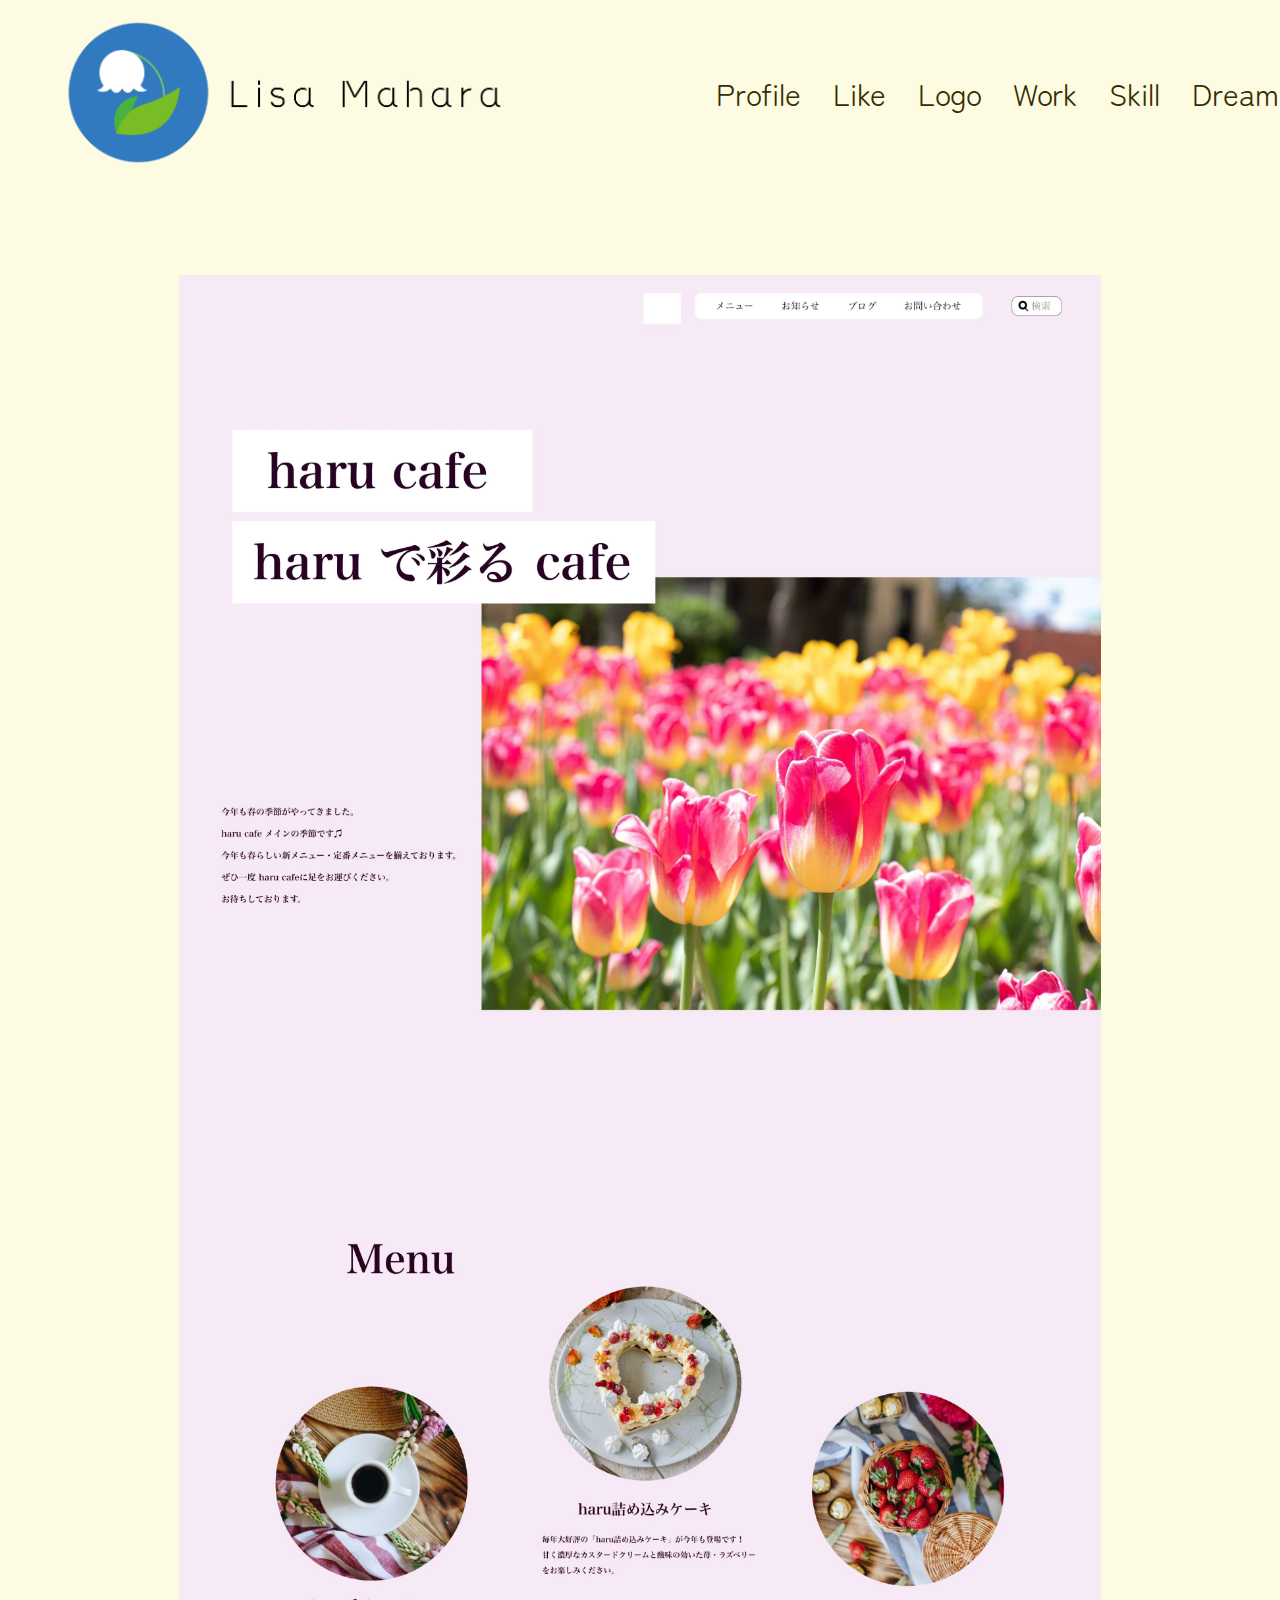
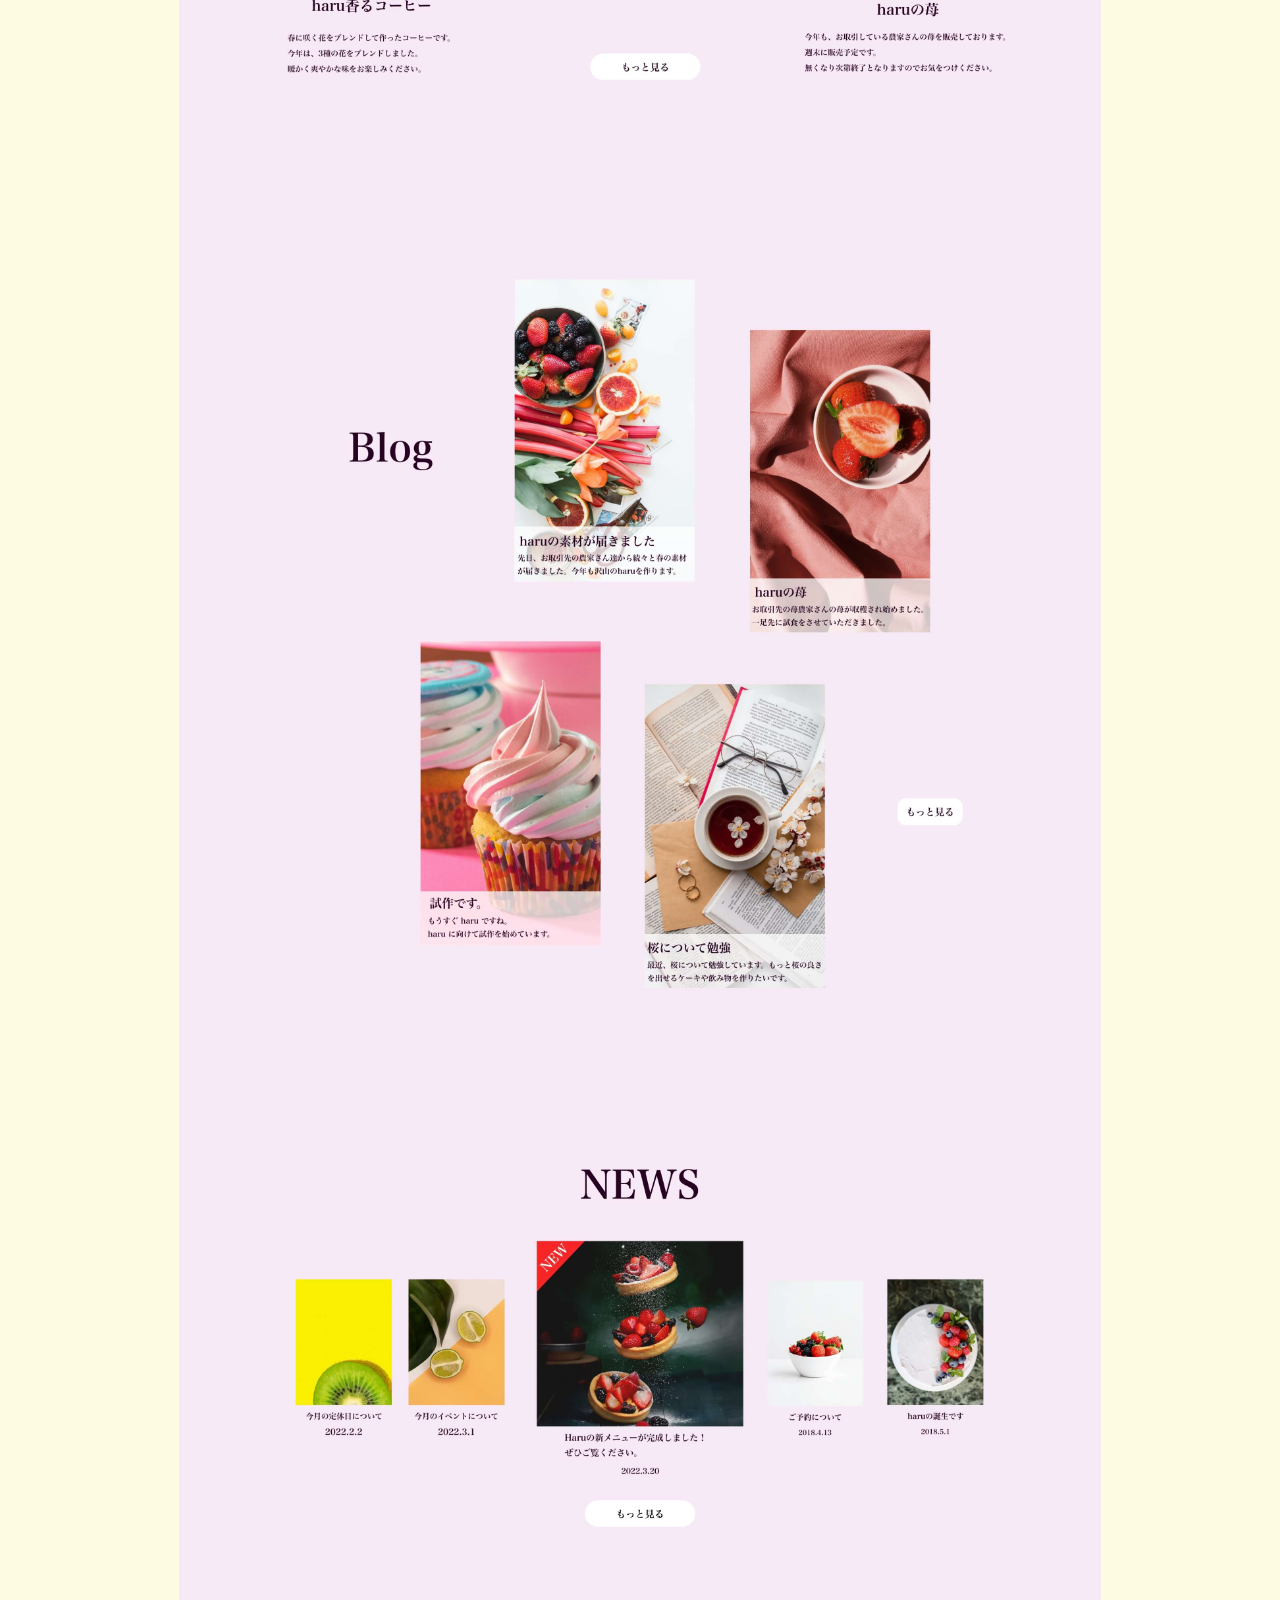
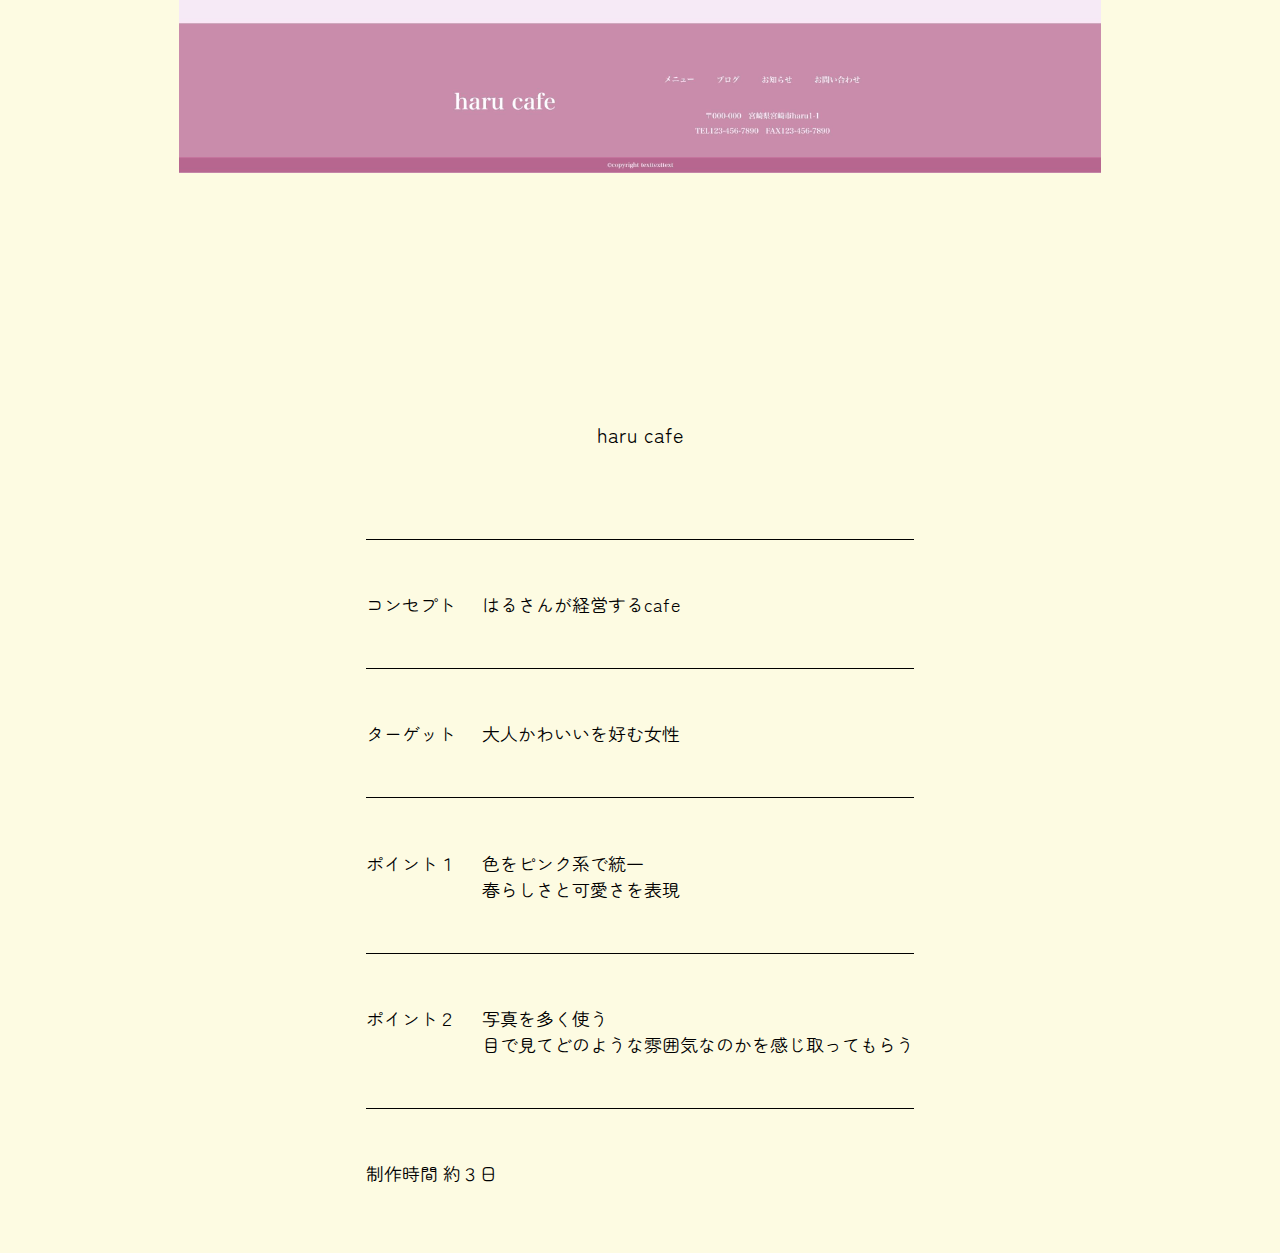
<file: web-design-spring.html>
<!DOCTYPE html>
    <html lang="ja">
        <head>
            <meta charset="UTF-8">
            <title>SELF-INTRODUCTION</title>

            <link rel="preconnect" href="https://fonts.googleapis.com">
            <link rel="preconnect" href="https://fonts.gstatic.com" crossorigin>
            <link href="https://fonts.googleapis.com/css2?family=Kalam:wght@700&family=M+PLUS+Rounded+1c:wght@100;300;500&family=Zen+Maru+Gothic&display=swap" rel="stylesheet">


            <meta name="viewport" content="width=device-width, initial-scale=1.0" />
            <script src="https://cdn.jsdelivr.net/npm/swiper@8/swiper-bundle.min.js"></script>
            <script src="https://ajax.googleapis.com/ajax/libs/jquery/3.6.1/jquery.min.js"></script>

            <link rel="stylesheet" href="https://cdn.jsdelivr.net/npm/swiper@8/swiper-bundle.min.css"/>
            <script src="https://cdn.jsdelivr.net/npm/swiper@8/swiper-bundle.min.js"></script>
            
            <link rel="stylesheet" href="./web-design-spring.css">
            <script src="./script.js"></script>
        </head>


        <body>
            
            <header class="header">
                <div class="header-inner">
                    <a class="header-logo" href="index.html"><img src="./logo/logo.png" alt=""></a>
                    <a class="header-logo768" href="index.html"><img src="./logo/logo-768.png" alt=""></a>

                    <div class="nav">
                        <ul class="nav-list">
                            <li class="nav-list-item"><a href="index.html">Profile</a></li>
                            <li class="nav-list-item"><a href="index.html">Like</a></li>
                            <li class="nav-list-item"><a href="index.html">Logo</a></li>
                            <li class="nav-list-item"><a href="index.html">Work</a></li>
                            <li class="nav-list-item"><a href="index.html">Skill</a></li>
                            <li class="nav-list-item"><a href="index.html">Dream</a></li>
                        </ul>
                    </div>

                    <div class="sp-nav-btn ">
                        <div></div>
                        <div></div>
                        <div></div>
                    </div>

                </div>
            </header>

            <main class="main">
                <section class="main-section">
                    <div class="main-section-img">
                        <img class="main-section-IMG" src="./Web-Design/Spring.jpg" alt="">
                    </div>

                    <div class="main-text-item">
                        <div>haru cafe</div>

                        <ul class="main-text-item-ul">
                            <li class="main-text-item-li">
                                <span>コンセプト</span>
                                <p>はるさんが経営するcafe</p>
                            </li>
                            <li class="main-text-item-li">
                                <span>ターゲット</span>
                                <p>大人かわいいを好む女性</p>
                            </li>
                            <li class="main-text-item-li">
                                <span>ポイント１</span>
                                <p>色をピンク系で統一<br>春らしさと可愛さを表現</p>
                            </li>
                            <li class="main-text-item-li">
                                <span>ポイント２</span>
                                <p>写真を多く使う<br>目で見てどのような雰囲気なのかを感じ取ってもらう</p>
                            </li>
                            <li class="main-text-item-li">
                                <span>制作時間 約３日</span>
                            </li>
                        </ul>
                    </div>
                </section>
            </main>
        </body>
    </html>
</file>
<file: web-design-spring.css>
@charset "UTF-8";


body{
    background-color: #FDFBE2;
    margin: 0;
}

img{
    width: 100%;
    padding: 0;
}


/*header*/
.header{
    padding: 1vw 4vw 1vw;
}
@media screen and (max-width:768px) {
    .header{
    position: fixed;
    width: 100%;
    height: 14vw;
    background-color: #fff;
    padding: 15px 0;
    z-index: 100;
}
}
@media screen and (max-width:428px) {
    .header{
    height: 10vw;
    display: flex;
    align-items: flex-end;
}
}

.header-inner{
    width: 100%;
    display: flex;
    justify-content: space-between;
    align-items: center;
}
@media screen and (max-width:768px) {
    .header-inner{
        position: fixed;
        background-color: #fff;
        width: 100%;
        display: flex;
        justify-content: space-between;
        align-items: center;
    }
    
}

.header-logo{display: block !important;}
.header-logo768{display: none !important;}

.header-logo{
    width: 622px;
}

@media screen and (max-width:1600px) {
    .header-logo{
        width: 454px;
        height: 160px;
    }
}

@media screen and (max-width:768px) {
    .header-logo{
        width: 38.8vw;
        height: 13.6vw;
    }
    .header-logo{display: none !important;}
    .header-logo768{display: block !important;}

    .header-logo768{
        width: 536px;
        height: 114px;
        margin-left: 30px;
    }
}
@media screen and (max-width:428px) {
    .header-logo{
        width: 232px;
        height: 70px;
        margin-top: 102px;
    } 
    .header-logo768{
        width: 226px;
        height: 45px;
        margin-left: 20px;
    }
}

.sp-nav-btn{
    display: none;
}

@media screen and (max-width:768px) {
    .sp-nav-btn{
        display: flex;
        flex-direction: column;
        justify-content: space-between;
        align-items: center;
        width: 75px;
        height: 47px; 
        margin-right: 50px;
        transition: all 0.3s linear;
    }

    .sp-nav-btn div{
        width: 100%;
        height: 0.4vw;
        background-color: #000;
        transition: all 0.3s linear;
    }

    .sp-nav-btn.active div{
        background-color: #000;
        transition: all 0.3 linear;
    }

    .sp-nav-btn.active{
        transition: all 0.3s linear;  
    }

    .sp-nav-btn.active div:nth-child(1){   
        transform:translateY(51px) rotate(45deg); 
        transition: all 0.3s linear;            
    }

    .sp-nav-btn.active div:nth-child(3){
        transform: translateY(8px) rotate(-45deg);    
        transition: all 0.3s linear;
    }

    .sp-nav-btn.active div:nth-child(2){
        transition: all 0.3s linear;
        width: 0;
    }

    .sp-nav-btn.active{
        transition: all 0.3s linear; 
        position: fixed;
        top: 22px;
        right: 6px;
        z-index:80;
    }
}

@media screen and (max-width:428px) {
    .sp-nav-btn{
        display: flex;
        flex-direction: column;
        justify-content: space-between;
        align-items: center;
        width: 47px;
        height: 29px; 
        margin-right: 50px;
        transition: all 0.3s linear;
    }

    .sp-nav-btn div{
        width: 100%;
        height: 0.4vw;
        background-color: #000;
        transition: all 0.3s linear;
    }

    .sp-nav-btn.active div{
        background-color: #000;
        transition: all 0.3 linear;
    }

    .sp-nav-btn.active{
        transition: all 0.3s linear;  
    }

    .sp-nav-btn.active div:nth-child(1){   
        transform:translateY(13px) rotate(45deg); 
        transition: all 0.3s linear;            
    }

    .sp-nav-btn.active div:nth-child(3){
        transform: translateY(-14px) rotate(-45deg);    
        transition: all 0.3s linear;
    }

    .sp-nav-btn.active div:nth-child(2){
        transition: all 0.3s linear;
        width: 0;
    }

    .sp-nav-btn.active{
        transition: all 0.3s linear; 
        position: fixed;
        top: 22px;
        right: 6px;
        z-index:80;
    }
}

.nav{
    text-align: end;
}

@media screen and (max-width:1600px) {
    .nav{
        text-align: end;
        margin-right: 65px;
    }
}
.nav{
    text-align: end;
}

.nav-list{
    display: flex;
    width: 35vw;
    list-style: none;
    font-family: 'Kalam', cursive;
    font-family: 'M PLUS Rounded 1c', sans-serif;
    font-family: 'Zen Maru Gothic', sans-serif;
}
@media screen and (max-width:1600px) {
    .nav-list{
        display: flex;
        width: 35vw;
        list-style: none;
        font-family: 'Kalam', cursive;
        font-family: 'M PLUS Rounded 1c', sans-serif;
        font-family: 'Zen Maru Gothic', sans-serif;
    }
}
@media screen and (max-width:768px) {
    .nav-list{
        display: none;
    }
    
    .nav.active{
        position: fixed;
        top: 0;
        left: 0;
        display: flex;
        justify-content: center;
        align-items: center;
        width: 100vw;
        height: 690px;
        z-index:70;
        font-family: 'Kalam', cursive;
        font-family: 'M PLUS Rounded 1c', sans-serif;
        font-family: 'Zen Maru Gothic', sans-serif;
    }

    .nav.active ul{
        display: flex;
        flex-direction: column;
        align-items: center;
    }
}

@media screen and (max-width:428px) {
    .nav.active{
        position: fixed;
        top: 0;
        left: 0;
        display: flex;
        justify-content: center;
        align-items: center;
        width: 100vw;
        height: 455px;
        z-index:70;
        font-family: 'Kalam', cursive;
        font-family: 'M PLUS Rounded 1c', sans-serif;
        font-family: 'Zen Maru Gothic', sans-serif;
    }
}

.nav-list-item a{
    text-decoration: none;
    color: #332E01;
    font-size:30px;
    margin-right: 1.5vw;
}
@media screen and (max-width:1600px) {
    .nav-list-item a{
        text-decoration: none;
        color: #332E01;
        font-size:30px;
        margin-right: 2.5vw;
    }
}
@media screen and (max-width:768px) {
    .nav-list-item a{
        display: block;
        text-decoration: none;
        color: #332E01;
        font-size:30px;
        background-color: #D3D1BF;
        border:solid 1px #707070;
        padding: 12px 768px;
    }
}
@media screen and (max-width:428px) {
    .nav-list-item a{
        display: block;
        text-decoration: none;
        color: #332E01;
        font-size:20px;
        background-color: #D3D1BF;
        border:solid 1px #707070;
        padding: 10px 768px;
    }
}




/*main*/
.main-section-img{
    text-align: center;
    margin-top: 7vw;
}
@media screen and (max-width:768px) {
    .main-section-img{
        text-align: center;
        margin-top: 0;
    }
}

.main-section-IMG{
    width: 72vw;
    height: 242vw;
    text-align: center;
}
@media screen and (max-width:768px) {
    .main-section-IMG{
        width: 72vw;
        height: 242vw;
        text-align: center;
        margin-top: 27vw;
    }
}

.main-text-item{
    margin-top: 19vw;
}

.main-text-item div{
    font-size: 20px;
    font-family: 'Kalam', cursive;
    font-family: 'M PLUS Rounded 1c', sans-serif;
    font-family: 'Zen Maru Gothic', sans-serif;
}
@media screen and (max-width:768px) {
    .main-text-item div{
    font-size: 18px;
    font-family: 'Kalam', cursive;
    font-family: 'M PLUS Rounded 1c', sans-serif;
    font-family: 'Zen Maru Gothic', sans-serif;
}
}
@media screen and (max-width:428px) {
    .main-text-item div{
    font-size: 16px;
    font-family: 'Kalam', cursive;
    font-family: 'M PLUS Rounded 1c', sans-serif;
    font-family: 'Zen Maru Gothic', sans-serif;
}
}

.main-text-item-ul{
    margin-top: 7vw;
}

.main-text-item{
    display: flex;
    flex-direction: column;
    align-items: center;
}

.main-text-item-ul{
    list-style: none;
    padding: 0;
}

.main-text-item-li{
    display: flex;
    border-top:solid 1px #000;
    padding: 4vw 0;
}

span,p{
    font-size: 18px;
    font-family: 'Kalam', cursive;
    font-family: 'M PLUS Rounded 1c', sans-serif;
    font-family: 'Zen Maru Gothic', sans-serif;
}
@media screen and (max-width:428px) {
    span,p{
        font-size: 12px;
        font-family: 'Kalam', cursive;
        font-family: 'M PLUS Rounded 1c', sans-serif;
        font-family: 'Zen Maru Gothic', sans-serif;
    }
}

span{
    margin-right: 2vw;
}

p{
    margin: 0;
}
</file>
